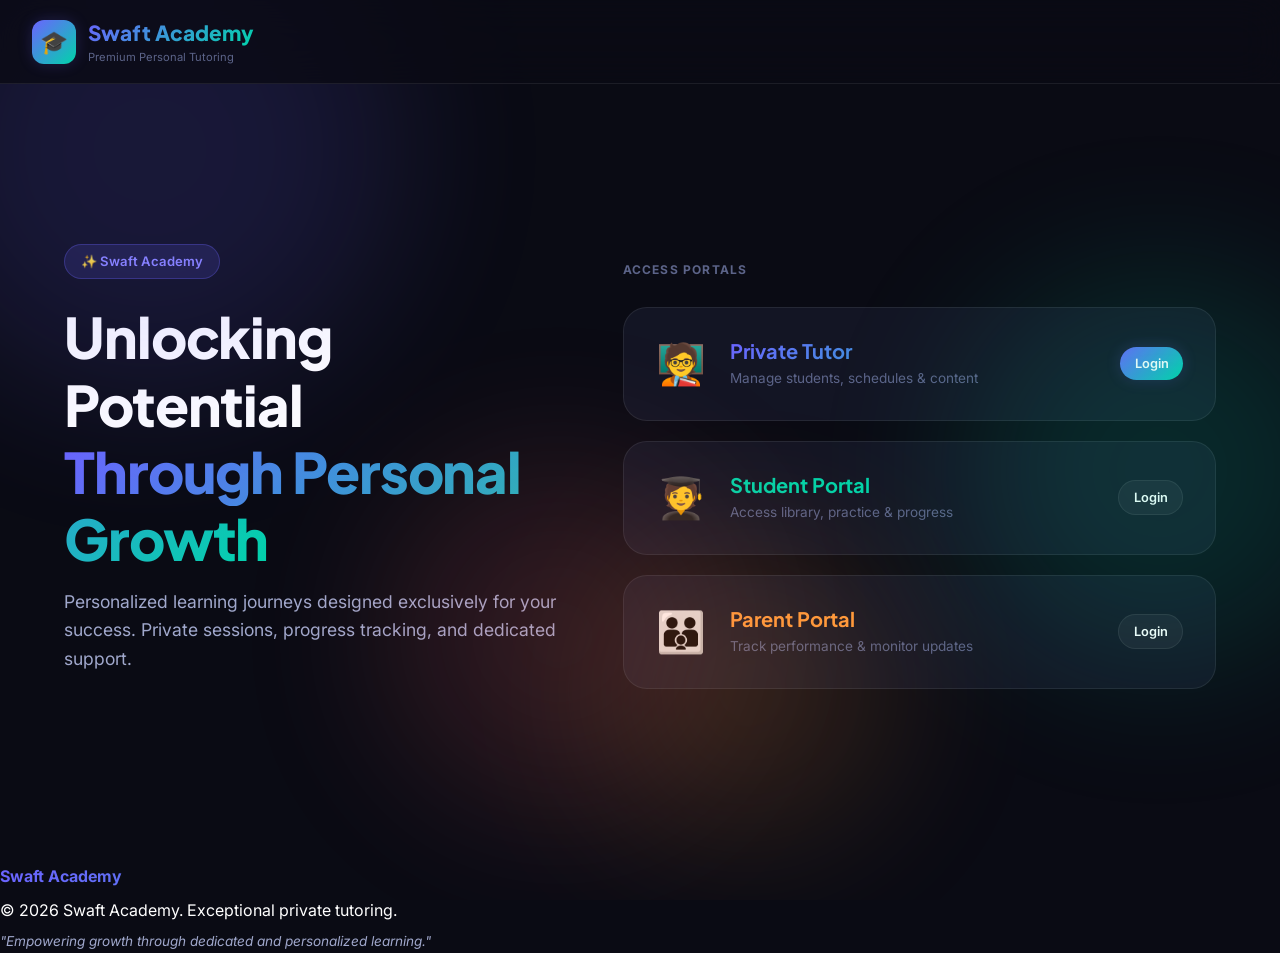
<file: scratch/tutor-platform/index.html>
<!DOCTYPE html>
<html lang="en">

<head>
  <meta charset="UTF-8">
  <meta name="viewport" content="width=device-width, initial-scale=1.0">
  <meta name="description"
    content="Swaft — Exceptional personal tutoring tailored to your learning style. Private sessions, progress tracking, and dedicated support.">
  <title>Swaft Academy — Premium Personal Tutoring</title>
  <link rel="stylesheet" href="css/main.css">
  <script src="js/data-store.js" defer></script>
  <script src="js/app.js" defer></script>
  <style>
    /* ===== LANDING PAGE SPECIFIC ===== */
    .landing-body {
      background: var(--bg-primary);
      min-height: 100vh;
      overflow-x: hidden;
    }

    /* Animated background */
    .bg-orbs {
      position: fixed;
      inset: 0;
      pointer-events: none;
      z-index: 0;
      overflow: hidden;
    }

    .orb {
      position: absolute;
      border-radius: 50%;
      filter: blur(80px);
      opacity: 0.15;
      animation: float 8s ease-in-out infinite;
    }

    .orb-1 {
      width: 500px;
      height: 500px;
      background: #6C63FF;
      top: -100px;
      left: -100px;
      animation-delay: 0s;
    }

    .orb-2 {
      width: 400px;
      height: 400px;
      background: #00D4AA;
      top: 30%;
      right: -80px;
      animation-delay: 3s;
    }

    .orb-3 {
      width: 350px;
      height: 350px;
      background: #FF6B6B;
      bottom: 10%;
      left: 30%;
      animation-delay: 5s;
    }

    .orb-4 {
      width: 300px;
      height: 300px;
      background: #FF9A3C;
      top: 60%;
      right: 30%;
      animation-delay: 2s;
    }

    /* Nav */
    .landing-nav {
      position: relative;
      z-index: 10;
      display: flex;
      align-items: center;
      justify-content: space-between;
      padding: 1rem 2rem;
      border-bottom: 1px solid var(--border-light);
      backdrop-filter: blur(20px);
      background: rgba(10, 11, 20, 0.8);
      position: sticky;
      top: 0;
    }

    .nav-logo {
      display: flex;
      align-items: center;
      gap: 0.75rem;
    }

    .nav-logo-icon {
      width: 44px;
      height: 44px;
      background: var(--grad-primary);
      border-radius: var(--radius-md);
      display: flex;
      align-items: center;
      justify-content: center;
      font-size: 1.4rem;
      box-shadow: var(--shadow-glow-sm);
    }

    .nav-logo-text {
      font-family: var(--font-heading);
      font-size: 1.3rem;
      font-weight: 900;
    }

    .nav-logo-sub {
      font-size: 0.7rem;
      color: var(--text-muted);
    }

    .nav-links {
      display: flex;
      align-items: center;
      gap: 2rem;
      font-size: 0.9rem;
      font-weight: 500;
      color: var(--text-secondary);
    }

    .nav-links a:hover {
      color: var(--text-primary);
    }

    .nav-cta {
      display: flex;
      gap: 0.75rem;
    }

    /* Enhanced Role Cards */
    .role-card {
      padding: 3rem 1.5rem;
      border-radius: var(--radius-xl);
      background: var(--bg-glass);
      border: 1px solid var(--border-light);
      transition: var(--transition);
      cursor: pointer;
      display: flex;
      flex-direction: column;
      align-items: center;
      justify-content: center;
      gap: 1.5rem;
    }

    .role-card:hover {
      transform: translateY(-8px);
      border-color: var(--primary);
      box-shadow: var(--shadow-glow);
      background: var(--bg-card-hover);
    }

    .role-icon {
      font-size: 3.5rem;
      transition: var(--transition);
    }

    .role-card:hover .role-icon {
      transform: scale(1.1);
    }

    .role-title {
      font-size: 1.4rem;
      font-weight: 800;
      margin: 0;
    }

    /* Auto-Login Section */
    #returnSection {
       display: none;
       background: rgba(108, 99, 255, 0.1);
       border: 1px solid rgba(108, 99, 255, 0.2);
       border-radius: var(--radius-lg);
       padding: 1rem 2rem;
       margin-top: 2rem;
       animation: fadeIn 0.5s ease;
    }

    @keyframes fadeIn {
      from { opacity: 0; transform: translateY(10px); }
      to { opacity: 1; transform: translateY(0); }
    }

    /* New Redesign Layout */
    .hero-wrapper {
      display: flex;
      align-items: center;
      justify-content: space-between;
      gap: 4rem;
      max-width: 1300px;
      margin: 0 auto;
      padding: 0 4rem;
      min-height: calc(100vh - 120px);
    }

    .hero-text {
      flex: 1;
      text-align: left;
    }

    .hero-text h1 {
      font-size: clamp(2rem, 4.5vw, 3.5rem);
      font-weight: 900;
      line-height: 1.2;
      margin-bottom: 1rem;
      letter-spacing: -0.02em;
    }

    .hero-text p {
      font-size: 1.1rem;
      color: var(--text-secondary);
      line-height: 1.6;
      max-width: 500px;
      margin-bottom: 2rem;
    }

    .portal-side {
      flex: 1.2;
      display: flex;
      flex-direction: column;
      gap: 1.25rem;
    }

    /* Compact Horizontal Role Cards */
    .role-tile {
      display: flex;
      align-items: center;
      gap: 1.5rem;
      padding: 1.5rem 2rem;
      background: var(--bg-glass);
      border: 1px solid var(--border-light);
      border-radius: var(--radius-xl);
      transition: var(--transition);
      cursor: pointer;
      text-align: left;
    }

    .role-tile:hover {
      transform: translateX(10px);
      border-color: var(--primary);
      background: var(--bg-card-hover);
      box-shadow: var(--shadow-glow-sm);
    }

    .role-tile .tile-icon {
      font-size: 2.5rem;
    }

    .role-tile .tile-info {
      flex: 1;
    }

    .role-tile h3 {
      font-size: 1.25rem;
      margin-bottom: 0.25rem;
    }

    .role-tile p {
      font-size: 0.85rem;
      color: var(--text-muted);
      margin: 0;
    }

    @media (max-width: 1024px) {
      .hero-wrapper {
        flex-direction: column;
        padding: 4rem 2rem;
        text-align: center;
        gap: 2rem;
      }
      .hero-text { text-align: center; }
      .hero-text p { margin: 0 auto 2rem; }
      .role-tile:hover { transform: translateY(-5px); }
    }

    @media (max-width: 768px) {
      .landing-nav {
        padding: 1rem 1.5rem;
      }

      .nav-links {
        display: none;
      }

      .hero,
      .section {
        padding: 3rem 1.5rem;
      }

      .cta-section {
        padding: 2rem 1.5rem;
      }

      .cta-card {
        padding: 2rem 1.5rem;
      }
    }
  </style>
</head>

<body class="landing-body">

  <!-- Animated Background Orbs -->
  <div class="bg-orbs">
    <div class="orb orb-1"></div>
    <div class="orb orb-2"></div>
    <div class="orb orb-3"></div>
    <div class="orb orb-4"></div>
  </div>

  <!-- Navigation -->
  <nav class="landing-nav">
    <div class="nav-logo">
      <div class="nav-logo-icon">🎓</div>
      <div>
        <div class="nav-logo-text gradient-text">Swaft Academy</div>
        <div class="nav-logo-sub">Premium Personal Tutoring</div>
      </div>
    </div>
    <div class="nav-links">
    </div>

  </nav>

  <!-- Main Redesigned Content -->
  <main class="hero-wrapper">
    <!-- Left: Hero Content -->
    <div class="hero-text">
      <div class="hero-badge animate-pulse" style="margin-bottom: 1.5rem; display: inline-flex; align-items: center; gap: 0.5rem; padding: 0.4rem 1rem; background: rgba(108, 99, 255, 0.15); border: 1px solid rgba(108, 99, 255, 0.3); border-radius: var(--radius-full); font-size: 0.82rem; font-weight: 600; color: var(--primary-light);">✨ Swaft Academy</div>
      <h1>Unlocking Potential <br><span class="gradient-text">Through Personal Growth</span></h1>
      <p>Personalized learning journeys designed exclusively for your success. Private sessions, progress tracking, and dedicated support.</p>
      

      
      <!-- Quick Return Button (Shown if logged in) -->
      <div id="returnSection" style="margin-top:0; text-align:left">
        <div style="display:flex; align-items:center; gap:1.25rem; background: rgba(108, 99, 255, 0.1); border: 1px solid rgba(108, 99, 255, 0.2); border-radius: var(--radius-lg); padding: 1.25rem;">
          <div style="flex:1">
            <div id="returnText" style="font-weight:700; font-size:1.1rem">Welcome back, अर्जुन!</div>
            <div style="font-size:0.85rem; color:var(--text-secondary)">Your dashboard is ready.</div>
          </div>
          <a id="returnBtn" href="dashboard.html" class="btn btn-primary" style="padding: 0.8rem 1.5rem">Continue →</a>
        </div>
      </div>
    </div>

    <!-- Right: Portal Selection -->
    <div class="portal-side">
      <div style="font-size: 0.75rem; font-weight: 700; color: var(--text-muted); text-transform: uppercase; letter-spacing: 0.1em; margin-bottom: 0.5rem;">Access Portals</div>
      
      <div class="role-tile" onclick="openLoginModal('tutor')">
        <div class="tile-icon">🧑‍🏫</div>
        <div class="tile-info">
          <h3 class="gradient-text">Private Tutor</h3>
          <p>Manage students, schedules & content</p>
        </div>
        <div class="btn btn-sm btn-primary">Login</div>
      </div>

      <div class="role-tile" onclick="openLoginModal('student')">
        <div class="tile-icon">🧑‍🎓</div>
        <div class="tile-info">
          <h3 style="color:var(--secondary)">Student Portal</h3>
          <p>Access library, practice & progress</p>
        </div>
        <div class="btn btn-sm btn-secondary">Login</div>
      </div>

      <div class="role-tile" onclick="openLoginModal('parent')">
        <div class="tile-icon">👪</div>
        <div class="tile-info">
          <h3 style="color:var(--accent-orange)">Parent Portal</h3>
          <p>Track performance & monitor updates</p>
        </div>
        <div class="btn btn-sm btn-secondary">Login</div>
      </div>
    </div>
  </main>

  <!-- ===== STUDENT / PARENT LOGIN MODAL ===== -->
  <div id="loginModal" style="
    display:none;position:fixed;inset:0;z-index:1000;
    background:rgba(0,0,0,0.7);backdrop-filter:blur(8px);
    align-items:center;justify-content:center;
  ">
    <div style="
      background:var(--bg-card,#12142a);border:1px solid rgba(108,99,255,0.35);
      border-radius:20px;padding:2.25rem 2.5rem;width:100%;max-width:420px;
      box-shadow:0 20px 60px rgba(0,0,0,0.5);position:relative;
      animation:modalIn .25s ease;
    ">
      <!-- Close -->
      <button onclick="closeLoginModal()" style="
        position:absolute;top:1rem;right:1rem;
        background:none;border:none;color:#A0A8CC;font-size:1.3rem;cursor:pointer;
        line-height:1;padding:0.25rem;
      ">✕</button>

      <!-- Icon + Title -->
      <div style="text-align:center;margin-bottom:1.75rem">
        <div id="loginModalIcon" style="font-size:2.75rem;margin-bottom:0.6rem">👨‍🎓</div>
        <h2 id="loginModalTitle" style="font-size:1.35rem;font-weight:800;margin:0 0 0.3rem">
          Student Login
        </h2>
        <p style="color:#A0A8CC;font-size:0.85rem;margin:0">Enter your username and PIN to continue</p>
      </div>

      <!-- Form -->
      <div style="display:flex;flex-direction:column;gap:1rem">
        <div>
          <label style="display:block;font-size:0.8rem;font-weight:600;margin-bottom:0.4rem;color:#A0A8CC;text-transform:uppercase;letter-spacing:.05em">Username</label>
          <input id="loginUsername" type="text" placeholder="Your username (e.g. arjun)" autocomplete="username"
            style="width:100%;box-sizing:border-box;padding:0.75rem 1rem;border-radius:10px;
            background:rgba(255,255,255,0.06);border:1px solid rgba(255,255,255,0.12);
            color:#fff;font-size:0.95rem;outline:none;"
            onkeydown="if(event.key==='Enter')document.getElementById('loginPin').focus()"
          >
        </div>
        <div>
          <label style="display:block;font-size:0.8rem;font-weight:600;margin-bottom:0.4rem;color:#A0A8CC;text-transform:uppercase;letter-spacing:.05em">4-Digit PIN</label>
          <input id="loginPin" type="password" placeholder="••••" maxlength="4" inputmode="numeric"
            style="width:100%;box-sizing:border-box;padding:0.75rem 1rem;border-radius:10px;
            background:rgba(255,255,255,0.06);border:1px solid rgba(255,255,255,0.12);
            color:#fff;font-size:1.2rem;letter-spacing:0.3em;outline:none;"
            onkeydown="if(event.key==='Enter')submitLogin()"
          >
        </div>
        <div id="loginError" style="display:none;background:rgba(255,107,107,0.12);border:1px solid rgba(255,107,107,0.3);border-radius:8px;padding:0.6rem 0.9rem;font-size:0.84rem;color:#ff8080"></div>
        <button onclick="submitLogin()" style="
          width:100%;padding:0.85rem;border:none;cursor:pointer;
          background:linear-gradient(135deg,#6C63FF,#8B85FF);
          color:#fff;font-weight:700;font-size:1rem;border-radius:12px;
          box-shadow:0 4px 20px rgba(108,99,255,0.35);transition:opacity .2s;
        " onmouseover="this.style.opacity='.88'" onmouseout="this.style.opacity='1'">
          Login →
        </button>
        <p style="text-align:center;font-size:0.78rem;color:#A0A8CC;margin:0">
          First time? Ask your tutor for your username &amp; PIN.
        </p>
      </div>
    </div>
  </div>



  <!-- Footer -->
  <footer class="landing-footer">
    <div style="font-weight:700;font-size:1rem;margin-bottom:0.5rem" class="gradient-text">Swaft Academy</div>
    <div>© 2026 Swaft Academy. Exceptional private tutoring.</div>
    <div style="margin-top:0.5rem;font-size:0.85rem;font-style:italic;color:var(--text-secondary);">"Empowering growth through dedicated and personalized learning."</div>
  </footer>

  <script>
    // ======= SESSION AUTO-DETECTION =======
    document.addEventListener('DOMContentLoaded', () => {
      const lastSession = localStorage.getItem('swaft_last_session');
      if (lastSession) {
        try {
          const session = JSON.parse(lastSession);
          // Show the return section
          const section = document.getElementById('returnSection');
          const text = document.getElementById('returnText');
          const btn = document.getElementById('returnBtn');
          
          if (section && session.name) {
            section.style.display = 'block';
            text.textContent = `Welcome back, ${session.name}!`;
            btn.href = `dashboard.html?role=${session.role}${session.studentId ? '&studentId='+session.studentId : ''}`;
          }
        } catch(e) {}
      }
    });

    let _loginRole = 'student';

    function openLoginModal(role) {
      _loginRole = role;
      const modal = document.getElementById('loginModal');
      const icon  = document.getElementById('loginModalIcon');
      const title = document.getElementById('loginModalTitle');
      if (role === 'parent') {
        icon.textContent  = '👨‍👩‍👦';
        title.textContent = 'Parent Login';
      } else if (role === 'tutor') {
        icon.textContent  = '🧑‍🏫';
        title.textContent = 'Tutor Login';
      } else {
        icon.textContent  = '👨‍🎓';
        title.textContent = 'Student Login';
      }
      document.getElementById('loginUsername').value = '';
      document.getElementById('loginPin').value      = '';
      document.getElementById('loginError').style.display = 'none';
      modal.style.display = 'flex';
      setTimeout(() => document.getElementById('loginUsername').focus(), 80);
    }

    function closeLoginModal() {
      document.getElementById('loginModal').style.display = 'none';
    }

    function submitLogin() {
      const username = document.getElementById('loginUsername').value.trim();
      const pin      = document.getElementById('loginPin').value.trim();
      const errEl    = document.getElementById('loginError');

      if (!username || !pin) {
        errEl.textContent    = 'Please enter both username and PIN.';
        errEl.style.display  = 'block';
        return;
      }

      const student = Store_validateLogin(username, pin);
      if (!student) {
        errEl.textContent   = '❌ Incorrect username or PIN.';
        errEl.style.display = 'block';
        document.getElementById('loginPin').value = '';
        return;
      }

      const sessionData = {
        role: student.role === 'tutor' ? 'tutor' : _loginRole,
        studentId: student.id || null,
        name: student.name
      };
      localStorage.setItem('swaft_last_session', JSON.stringify(sessionData));

      if (student.role === 'tutor') {
        window.location.href = `dashboard.html?role=tutor`;
      } else {
        window.location.href = `dashboard.html?role=${_loginRole}&studentId=${student.id}`;
      }
    }

    document.addEventListener('keydown', e => {
      if (e.key === 'Escape') closeLoginModal();
    });
  </script>
</body>

</html>
</file>
<file: scratch/tutor-platform/css/main.css>
/* ========================================
   Swaft - Global Design System
   ======================================== */

@import url('https://fonts.googleapis.com/css2?family=Inter:wght@300;400;500;600;700;800;900&family=Plus+Jakarta+Sans:wght@400;500;600;700;800&display=swap');

:root {
  /* Core Palette */
  --primary: #6C63FF;
  --primary-light: #8B85FF;
  --primary-dark: #4C45D4;
  --secondary: #00D4AA;
  --secondary-light: #00FFD0;
  --accent: #FF6B6B;
  --accent-orange: #FF9A3C;
  --accent-yellow: #FFD93D;

  /* Dark Theme */
  --bg-primary: #0A0B14;
  --bg-secondary: #10121F;
  --bg-card: #161828;
  --bg-card-hover: #1E2138;
  --bg-glass: rgba(22, 24, 40, 0.8);
  --bg-glass-light: rgba(255,255,255,0.05);

  /* Text */
  --text-primary: #FFFFFF;
  --text-secondary: #A0A8CC;
  --text-muted: #5C6489;
  --text-accent: #6C63FF;

  /* Borders */
  --border: rgba(108, 99, 255, 0.2);
  --border-light: rgba(255,255,255,0.08);
  --border-hover: rgba(108, 99, 255, 0.5);

  /* Gradients */
  --grad-primary: linear-gradient(135deg, #6C63FF 0%, #00D4AA 100%);
  --grad-secondary: linear-gradient(135deg, #FF6B6B 0%, #FF9A3C 100%);
  --grad-card: linear-gradient(135deg, rgba(108,99,255,0.15) 0%, rgba(0,212,170,0.05) 100%);
  --grad-dark: linear-gradient(180deg, #0A0B14 0%, #10121F 100%);
  --grad-glow: radial-gradient(ellipse at center, rgba(108,99,255,0.3) 0%, transparent 70%);

  /* Shadows */
  --shadow-sm: 0 2px 8px rgba(0,0,0,0.3);
  --shadow-md: 0 8px 24px rgba(0,0,0,0.4);
  --shadow-lg: 0 16px 48px rgba(0,0,0,0.5);
  --shadow-glow: 0 0 30px rgba(108, 99, 255, 0.3);
  --shadow-glow-sm: 0 0 15px rgba(108, 99, 255, 0.2);

  /* Spacing */
  --radius-sm: 8px;
  --radius-md: 12px;
  --radius-lg: 16px;
  --radius-xl: 24px;
  --radius-full: 9999px;

  /* Font */
  --font-main: 'Inter', sans-serif;
  --font-heading: 'Plus Jakarta Sans', sans-serif;

  /* Transitions */
  --transition: all 0.25s cubic-bezier(0.4, 0, 0.2, 1);
  --transition-fast: all 0.15s ease;
  --transition-slow: all 0.4s ease;

  /* Sidebar */
  --sidebar-width: 260px;
}

/* ======= RESET ======= */
*, *::before, *::after {
  box-sizing: border-box;
  margin: 0;
  padding: 0;
}

html {
  font-size: 16px;
  scroll-behavior: smooth;
}

body {
  font-family: var(--font-main);
  background: var(--bg-primary);
  color: var(--text-primary);
  line-height: 1.6;
  min-height: 100vh;
  overflow-x: hidden;
}

a { text-decoration: none; color: inherit; }
ul { list-style: none; }
img { max-width: 100%; }
button { cursor: pointer; border: none; background: none; font-family: inherit; }
input, textarea, select { font-family: inherit; }

/* ======= SCROLLBAR ======= */
::-webkit-scrollbar { width: 6px; height: 6px; }
::-webkit-scrollbar-track { background: var(--bg-secondary); }
::-webkit-scrollbar-thumb { background: var(--primary); border-radius: 3px; }
::-webkit-scrollbar-thumb:hover { background: var(--primary-light); }

/* ======= TYPOGRAPHY ======= */
h1, h2, h3, h4, h5, h6 {
  font-family: var(--font-heading);
  font-weight: 700;
  line-height: 1.3;
  color: var(--text-primary);
}

/* ======= UTILITIES ======= */
.gradient-text {
  background: var(--grad-primary);
  -webkit-background-clip: text;
  -webkit-text-fill-color: transparent;
  background-clip: text;
}

.gradient-text-orange {
  background: var(--grad-secondary);
  -webkit-background-clip: text;
  -webkit-text-fill-color: transparent;
  background-clip: text;
}

.glass-card {
  background: var(--bg-glass);
  backdrop-filter: blur(20px);
  -webkit-backdrop-filter: blur(20px);
  border: 1px solid var(--border-light);
  border-radius: var(--radius-lg);
}

.hidden { display: none !important; }
.flex { display: flex; }
.items-center { align-items: center; }
.justify-between { justify-content: space-between; }
.gap-1 { gap: 0.5rem; }
.gap-2 { gap: 1rem; }
.gap-3 { gap: 1.5rem; }
.text-muted { color: var(--text-secondary); }
.text-small { font-size: 0.85rem; }
.text-xs { font-size: 0.75rem; }
.fw-600 { font-weight: 600; }
.fw-700 { font-weight: 700; }
.mt-1 { margin-top: 0.5rem; }
.mt-2 { margin-top: 1rem; }
.mb-1 { margin-bottom: 0.5rem; }
.mb-2 { margin-bottom: 1rem; }
.w-100 { width: 100%; }

/* ======= BUTTONS ======= */
.btn {
  display: inline-flex;
  align-items: center;
  gap: 0.5rem;
  padding: 0.65rem 1.4rem;
  border-radius: var(--radius-full);
  font-size: 0.9rem;
  font-weight: 600;
  transition: var(--transition);
  white-space: nowrap;
}

.btn-primary {
  background: var(--grad-primary);
  color: white;
  box-shadow: var(--shadow-glow-sm);
}
.btn-primary:hover {
  transform: translateY(-2px);
  box-shadow: var(--shadow-glow);
}

.btn-secondary {
  background: var(--bg-glass-light);
  color: var(--text-primary);
  border: 1px solid var(--border-light);
}
.btn-secondary:hover {
  background: rgba(255,255,255,0.1);
  border-color: var(--border-hover);
}

.btn-outline {
  background: transparent;
  color: var(--primary);
  border: 1px solid var(--primary);
}
.btn-outline:hover {
  background: var(--primary);
  color: white;
}

.btn-danger {
  background: linear-gradient(135deg, #FF6B6B, #FF4040);
  color: white;
}
.btn-danger:hover { transform: translateY(-2px); }

.btn-sm {
  padding: 0.4rem 0.9rem;
  font-size: 0.8rem;
}

.btn-icon {
  width: 36px;
  height: 36px;
  padding: 0;
  display: inline-flex;
  align-items: center;
  justify-content: center;
  border-radius: var(--radius-md);
}

/* ======= BADGE ======= */
.badge {
  display: inline-flex;
  align-items: center;
  padding: 0.25rem 0.65rem;
  border-radius: var(--radius-full);
  font-size: 0.75rem;
  font-weight: 600;
}

.badge-primary { background: rgba(108,99,255,0.2); color: var(--primary-light); }
.badge-success { background: rgba(0,212,170,0.15); color: var(--secondary); }
.badge-warning { background: rgba(255,217,61,0.15); color: var(--accent-yellow); }
.badge-danger  { background: rgba(255,107,107,0.15); color: var(--accent); }
.badge-orange  { background: rgba(255,154,60,0.15); color: var(--accent-orange); }

/* ======= AVATAR ======= */
.avatar {
  width: 40px; height: 40px;
  border-radius: var(--radius-full);
  background: var(--grad-primary);
  display: flex; align-items: center; justify-content: center;
  font-weight: 700; font-size: 0.9rem; color: white;
  flex-shrink: 0;
}
.avatar-sm { width: 32px; height: 32px; font-size: 0.75rem; }
.avatar-lg { width: 56px; height: 56px; font-size: 1.1rem; }
.avatar-xl { width: 80px; height: 80px; font-size: 1.4rem; }

/* ======= STAT CARD ======= */
.stat-card {
  background: var(--bg-card);
  border: 1px solid var(--border-light);
  border-radius: var(--radius-lg);
  padding: 1.25rem;
  transition: var(--transition);
  position: relative;
  overflow: hidden;
}
.stat-card::before {
  content: '';
  position: absolute;
  top: -30px; right: -30px;
  width: 80px; height: 80px;
  border-radius: 50%;
  opacity: 0.08;
}
.stat-card:hover {
  border-color: var(--border-hover);
  transform: translateY(-2px);
  box-shadow: var(--shadow-md);
}
.stat-card .stat-icon {
  width: 44px; height: 44px;
  border-radius: var(--radius-md);
  display: flex; align-items: center; justify-content: center;
  font-size: 1.2rem;
  margin-bottom: 0.75rem;
}
.stat-card .stat-value {
  font-size: 1.8rem;
  font-weight: 800;
  font-family: var(--font-heading);
  line-height: 1;
  margin-bottom: 0.3rem;
}
.stat-card .stat-label {
  font-size: 0.8rem;
  color: var(--text-secondary);
  font-weight: 500;
}
.stat-card .stat-change {
  font-size: 0.75rem;
  font-weight: 600;
  margin-top: 0.5rem;
}

/* ======= FORM ELEMENTS ======= */
.form-group { margin-bottom: 1rem; }
.form-label {
  display: block;
  font-size: 0.85rem;
  font-weight: 600;
  color: var(--text-secondary);
  margin-bottom: 0.4rem;
}

.form-control {
  width: 100%;
  padding: 0.7rem 1rem;
  background: var(--bg-secondary);
  border: 1px solid var(--border-light);
  border-radius: var(--radius-md);
  color: var(--text-primary);
  font-size: 0.9rem;
  transition: var(--transition);
  outline: none;
}
.form-control:focus {
  border-color: var(--primary);
  box-shadow: 0 0 0 3px rgba(108,99,255,0.15);
}
.form-control::placeholder { color: var(--text-muted); }

select.form-control {
  appearance: none;
  background-image: url("data:image/svg+xml,%3Csvg xmlns='http://www.w3.org/2000/svg' width='12' height='12' viewBox='0 0 12 12'%3E%3Cpath fill='%235C6489' d='M6 8L1 3h10z'/%3E%3C/svg%3E");
  background-repeat: no-repeat;
  background-position: right 0.75rem center;
  padding-right: 2rem;
}

/* ======= TABLE ======= */
.table-wrapper {
  background: var(--bg-card);
  border: 1px solid var(--border-light);
  border-radius: var(--radius-lg);
  overflow: hidden;
}

.data-table {
  width: 100%;
  border-collapse: collapse;
}
.data-table th {
  padding: 0.85rem 1.25rem;
  background: rgba(108,99,255,0.08);
  font-size: 0.8rem;
  font-weight: 600;
  color: var(--text-secondary);
  text-transform: uppercase;
  letter-spacing: 0.05em;
  text-align: left;
  border-bottom: 1px solid var(--border-light);
}
.data-table td {
  padding: 0.85rem 1.25rem;
  font-size: 0.9rem;
  border-bottom: 1px solid rgba(255,255,255,0.04);
  vertical-align: middle;
}
.data-table tr:last-child td { border-bottom: none; }
.data-table tr:hover td { background: var(--bg-glass-light); }

/* ======= PROGRESS BAR ======= */
.progress-bar {
  height: 6px;
  background: rgba(255,255,255,0.08);
  border-radius: var(--radius-full);
  overflow: hidden;
}
.progress-fill {
  height: 100%;
  border-radius: var(--radius-full);
  background: var(--grad-primary);
  transition: width 1s ease;
}

/* ======= TABS ======= */
.tabs {
  display: flex;
  gap: 0.25rem;
  background: var(--bg-secondary);
  padding: 0.3rem;
  border-radius: var(--radius-lg);
  border: 1px solid var(--border-light);
}
.tab-btn {
  flex: 1;
  padding: 0.55rem 1rem;
  border-radius: var(--radius-md);
  font-size: 0.85rem;
  font-weight: 600;
  color: var(--text-secondary);
  transition: var(--transition);
  text-align: center;
}
.tab-btn.active {
  background: var(--grad-primary);
  color: white;
  box-shadow: var(--shadow-glow-sm);
}
.tab-btn:hover:not(.active) {
  color: var(--text-primary);
  background: var(--bg-glass-light);
}

.tab-content { display: none; }
.tab-content.active { display: block; }

/* ======= MODAL ======= */
.modal-overlay {
  position: fixed;
  inset: 0;
  background: rgba(0,0,0,0.7);
  backdrop-filter: blur(8px);
  display: flex;
  align-items: center;
  justify-content: center;
  z-index: 1000;
  padding: 1rem;
  opacity: 0;
  pointer-events: none;
  transition: var(--transition);
}
.modal-overlay.active {
  opacity: 1;
  pointer-events: all;
}
.modal {
  background: var(--bg-card);
  border: 1px solid var(--border);
  border-radius: var(--radius-xl);
  padding: 2rem;
  width: 100%;
  max-width: 540px;
  max-height: 90vh;
  overflow-y: auto;
  transform: scale(0.95) translateY(20px);
  transition: var(--transition);
}
.modal-overlay.active .modal {
  transform: scale(1) translateY(0);
}
.modal-header {
  display: flex;
  align-items: center;
  justify-content: space-between;
  margin-bottom: 1.5rem;
}
.modal-title {
  font-size: 1.2rem;
  font-weight: 700;
}
.modal-close {
  width: 32px; height: 32px;
  border-radius: var(--radius-sm);
  background: var(--bg-glass-light);
  display: flex; align-items: center; justify-content: center;
  font-size: 1.1rem;
  color: var(--text-secondary);
  transition: var(--transition);
}
.modal-close:hover { background: rgba(255,107,107,0.2); color: var(--accent); }

/* ======= NOTIFICATION TOAST ======= */
.toast-container {
  position: fixed;
  bottom: 1.5rem;
  right: 1.5rem;
  z-index: 9999;
  display: flex;
  flex-direction: column;
  gap: 0.5rem;
}
.toast {
  background: var(--bg-card);
  border: 1px solid var(--border);
  border-radius: var(--radius-md);
  padding: 1rem 1.25rem;
  min-width: 280px;
  display: flex;
  align-items: center;
  gap: 0.75rem;
  box-shadow: var(--shadow-lg);
  animation: slideInRight 0.3s ease, fadeOut 0.3s ease 2.7s forwards;
}
.toast-icon { font-size: 1.2rem; }
.toast-success { border-left: 3px solid var(--secondary); }
.toast-warning { border-left: 3px solid var(--accent-yellow); }
.toast-error   { border-left: 3px solid var(--accent); }

@keyframes slideInRight {
  from { transform: translateX(100%); opacity: 0; }
  to   { transform: translateX(0); opacity: 1; }
}
@keyframes fadeOut {
  to { opacity: 0; transform: translateX(100%); }
}

/* ======= CARD STYLES ======= */
.card {
  background: var(--bg-card);
  border: 1px solid var(--border-light);
  border-radius: var(--radius-lg);
  padding: 1.5rem;
}

.interactive-card {
  transition: all 0.3s cubic-bezier(0.25, 0.8, 0.25, 1);
  transform-style: preserve-3d;
}
.interactive-card:hover {
  transform: translateY(-5px) scale(1.02);
  box-shadow: 0 15px 35px rgba(0, 0, 0, 0.4), 0 0 20px rgba(108, 99, 255, 0.2);
  border-color: rgba(108, 99, 255, 0.4);
}

@keyframes pulseGlow {
  0% { box-shadow: 0 0 0 0 rgba(108, 99, 255, 0.4); }
  70% { box-shadow: 0 0 0 10px rgba(108, 99, 255, 0); }
  100% { box-shadow: 0 0 0 0 rgba(108, 99, 255, 0); }
}
.animate-pulse { animation: pulseGlow 2s infinite; }

.card-header {
  display: flex;
  align-items: center;
  justify-content: space-between;
  margin-bottom: 1.25rem;
}
.card-title {
  font-size: 1rem;
  font-weight: 700;
  display: flex;
  align-items: center;
  gap: 0.5rem;
}

/* ======= SIDEBAR LAYOUT ======= */
.app-layout {
  display: flex;
  min-height: 100vh;
}

.sidebar {
  width: var(--sidebar-width);
  background: var(--bg-secondary);
  border-right: 1px solid var(--border-light);
  display: flex;
  flex-direction: column;
  position: fixed;
  top: 0; left: 0; bottom: 0;
  z-index: 100;
  transition: var(--transition);
  overflow-y: auto;
  overflow-x: hidden;
}

.sidebar-logo {
  padding: 1.5rem;
  border-bottom: 1px solid var(--border-light);
  display: flex;
  align-items: center;
  gap: 0.75rem;
}
.sidebar-logo .logo-icon {
  width: 40px; height: 40px;
  background: var(--grad-primary);
  border-radius: var(--radius-md);
  display: flex; align-items: center; justify-content: center;
  font-size: 1.2rem;
  box-shadow: var(--shadow-glow-sm);
}
.sidebar-logo .logo-text {
  font-family: var(--font-heading);
  font-size: 1.1rem;
  font-weight: 800;
}
.sidebar-logo .logo-sub {
  font-size: 0.7rem;
  color: var(--text-muted);
  font-weight: 500;
}

.sidebar-user {
  padding: 1rem 1.25rem;
  border-bottom: 1px solid var(--border-light);
  display: flex;
  align-items: center;
  gap: 0.75rem;
}
.sidebar-user .user-info { flex: 1; min-width: 0; }
.sidebar-user .user-name {
  font-size: 0.9rem;
  font-weight: 600;
  white-space: nowrap;
  overflow: hidden;
  text-overflow: ellipsis;
}
.sidebar-user .user-role {
  font-size: 0.75rem;
  color: var(--primary-light);
  font-weight: 500;
}

.sidebar-nav {
  padding: 0.75rem;
  flex: 1;
}
.nav-section-label {
  font-size: 0.7rem;
  font-weight: 700;
  color: var(--text-muted);
  text-transform: uppercase;
  letter-spacing: 0.1em;
  padding: 0.75rem 0.5rem 0.4rem;
}
.nav-item {
  display: flex;
  align-items: center;
  gap: 0.75rem;
  padding: 0.65rem 0.75rem;
  border-radius: var(--radius-md);
  font-size: 0.9rem;
  font-weight: 500;
  color: var(--text-secondary);
  transition: var(--transition);
  cursor: pointer;
  margin-bottom: 0.15rem;
  position: relative;
}
.nav-item:hover {
  background: var(--bg-glass-light);
  color: var(--text-primary);
}
.nav-item.active {
  background: rgba(108,99,255,0.15);
  color: var(--primary-light);
}
.nav-item.active::before {
  content: '';
  position: absolute;
  left: 0; top: 20%; bottom: 20%;
  width: 3px;
  background: var(--primary);
  border-radius: 0 3px 3px 0;
}
.nav-item .nav-icon { font-size: 1.1rem; width: 20px; text-align: center; flex-shrink: 0; }
.nav-item .nav-badge {
  margin-left: auto;
  background: var(--accent);
  color: white;
  font-size: 0.65rem;
  font-weight: 700;
  padding: 0.15rem 0.45rem;
  border-radius: var(--radius-full);
}

.sidebar-footer {
  padding: 1rem;
  border-top: 1px solid var(--border-light);
}

/* ======= MAIN CONTENT ======= */
.main-content {
  flex: 1;
  margin-left: var(--sidebar-width);
  min-height: 100vh;
  display: flex;
  flex-direction: column;
}

.topbar {
  background: var(--bg-glass);
  backdrop-filter: blur(20px);
  border-bottom: 1px solid var(--border-light);
  padding: 1rem 2rem;
  display: flex;
  align-items: center;
  justify-content: space-between;
  position: sticky;
  top: 0;
  z-index: 50;
}
.topbar-title {
  font-size: 1.25rem;
  font-weight: 700;
}
.topbar-actions {
  display: flex;
  align-items: center;
  gap: 0.75rem;
}
.topbar-search {
  display: flex;
  align-items: center;
  gap: 0.5rem;
  background: var(--bg-secondary);
  border: 1px solid var(--border-light);
  border-radius: var(--radius-full);
  padding: 0.5rem 1rem;
  font-size: 0.85rem;
  color: var(--text-muted);
  width: 220px;
  cursor: pointer;
}
.notif-btn {
  width: 38px; height: 38px;
  border-radius: var(--radius-md);
  background: var(--bg-secondary);
  border: 1px solid var(--border-light);
  display: flex; align-items: center; justify-content: center;
  font-size: 1.1rem;
  position: relative;
  transition: var(--transition);
}
.notif-btn:hover { border-color: var(--border-hover); }
.notif-dot {
  position: absolute;
  top: 6px; right: 6px;
  width: 8px; height: 8px;
  background: var(--accent);
  border-radius: 50%;
  border: 2px solid var(--bg-secondary);
}

.page-content {
  padding: 2rem;
  flex: 1;
}

/* ======= GRID LAYOUTS ======= */
.grid-2 { display: grid; grid-template-columns: 1fr 1fr; gap: 1.25rem; }
.grid-3 { display: grid; grid-template-columns: repeat(3, 1fr); gap: 1.25rem; }
.grid-4 { display: grid; grid-template-columns: repeat(4, 1fr); gap: 1.25rem; }
.grid-2-3 { display: grid; grid-template-columns: 2fr 1fr; gap: 1.25rem; }
.grid-3-2 { display: grid; grid-template-columns: 3fr 2fr; gap: 1.25rem; }

/* ======= CHART CONTAINERS ======= */
.chart-wrapper {
  position: relative;
  height: 220px;
}
.chart-wrapper canvas { width: 100% !important; }

/* ======= ATTENDANCE GRID ======= */
.attendance-grid {
  display: grid;
  grid-template-columns: repeat(auto-fill, minmax(32px, 1fr));
  gap: 4px;
}
.att-day {
  width: 32px; height: 32px;
  border-radius: var(--radius-sm);
  display: flex; align-items: center; justify-content: center;
  font-size: 0.65rem; font-weight: 600;
  transition: var(--transition);
  cursor: pointer;
}
.att-day:hover { transform: scale(1.1); }
.att-present { background: rgba(0,212,170,0.2); color: var(--secondary); border: 1px solid rgba(0,212,170,0.3); }
.att-absent  { background: rgba(255,107,107,0.15); color: var(--accent); border: 1px solid rgba(255,107,107,0.2); }
.att-holiday { background: rgba(255,217,61,0.1); color: var(--accent-yellow); border: 1px solid rgba(255,217,61,0.2); }
.att-today   { background: rgba(108,99,255,0.2); color: var(--primary-light); border: 1px solid var(--primary); }

/* ======= VIDEO CARD ======= */
.video-card {
  background: var(--bg-card);
  border: 1px solid var(--border-light);
  border-radius: var(--radius-lg);
  overflow: hidden;
  transition: var(--transition);
  cursor: pointer;
}
.video-card:hover {
  border-color: var(--border-hover);
  transform: translateY(-3px);
  box-shadow: var(--shadow-md);
}
.video-thumb {
  position: relative;
  background: var(--bg-secondary);
  height: 160px;
  display: flex; align-items: center; justify-content: center;
  overflow: hidden;
}
.video-thumb .play-btn {
  width: 52px; height: 52px;
  background: rgba(108,99,255,0.9);
  border-radius: 50%;
  display: flex; align-items: center; justify-content: center;
  font-size: 1.3rem;
  transition: var(--transition);
  box-shadow: 0 0 20px rgba(108,99,255,0.5);
}
.video-card:hover .play-btn {
  transform: scale(1.1);
  background: var(--primary);
}
.video-duration {
  position: absolute;
  bottom: 0.5rem; right: 0.5rem;
  background: rgba(0,0,0,0.8);
  color: white;
  font-size: 0.7rem;
  font-weight: 600;
  padding: 0.2rem 0.5rem;
  border-radius: var(--radius-sm);
}
.video-completed-badge {
  position: absolute;
  top: 0.5rem; left: 0.5rem;
  background: var(--secondary);
  color: white;
  font-size: 0.7rem;
  font-weight: 700;
  padding: 0.2rem 0.5rem;
  border-radius: var(--radius-sm);
}
.video-info {
  padding: 0.9rem;
}
.video-title {
  font-size: 0.88rem;
  font-weight: 600;
  margin-bottom: 0.4rem;
  display: -webkit-box;
  -webkit-line-clamp: 2;
  line-clamp: 2;
  -webkit-box-orient: vertical;
  overflow: hidden;
}
.video-meta {
  font-size: 0.75rem;
  color: var(--text-secondary);
  display: flex;
  align-items: center;
  gap: 0.5rem;
}
.video-progress-bar {
  height: 3px;
  background: rgba(255,255,255,0.08);
  border-radius: 2px;
  margin-top: 0.6rem;
  overflow: hidden;
}
.video-progress-fill {
  height: 100%;
  background: var(--primary);
  border-radius: 2px;
}

/* ======= LEADERBOARD ======= */
.leaderboard-item {
  display: flex;
  align-items: center;
  gap: 0.85rem;
  padding: 0.85rem 1rem;
  border-radius: var(--radius-md);
  margin-bottom: 0.5rem;
  transition: var(--transition);
  background: var(--bg-secondary);
  border: 1px solid var(--border-light);
}
.leaderboard-item:hover { background: var(--bg-card-hover); }
.rank-badge {
  width: 28px; height: 28px;
  border-radius: 50%;
  display: flex; align-items: center; justify-content: center;
  font-size: 0.8rem; font-weight: 800;
  flex-shrink: 0;
}
.rank-1 { background: linear-gradient(135deg, #FFD700, #FFA500); color: #000; }
.rank-2 { background: linear-gradient(135deg, #C0C0C0, #909090); color: #000; }
.rank-3 { background: linear-gradient(135deg, #CD7F32, #8B4513); color: #fff; }
.rank-other { background: rgba(108,99,255,0.2); color: var(--primary-light); }

/* ======= FLASHCARD ======= */
.flashcard-container {
  perspective: 1000px;
}
.flashcard {
  width: 100%;
  height: 220px;
  position: relative;
  transform-style: preserve-3d;
  transition: transform 0.6s cubic-bezier(0.4, 0, 0.2, 1);
  cursor: pointer;
}
.flashcard.flipped { transform: rotateY(180deg); }
.flashcard-front, .flashcard-back {
  position: absolute;
  inset: 0;
  backface-visibility: hidden;
  border-radius: var(--radius-lg);
  display: flex; flex-direction: column;
  align-items: center; justify-content: center;
  padding: 1.5rem;
  text-align: center;
}
.flashcard-front {
  background: linear-gradient(135deg, rgba(108,99,255,0.2), rgba(0,212,170,0.1));
  border: 1px solid var(--border);
}
.flashcard-back {
  background: linear-gradient(135deg, rgba(0,212,170,0.2), rgba(108,99,255,0.1));
  border: 1px solid rgba(0,212,170,0.3);
  transform: rotateY(180deg);
}
.flashcard-label {
  font-size: 0.7rem;
  font-weight: 700;
  text-transform: uppercase;
  letter-spacing: 0.1em;
  margin-bottom: 0.5rem;
  opacity: 0.6;
}
.flashcard-text {
  font-size: 1rem;
  font-weight: 600;
  line-height: 1.4;
}

/* ======= CALENDAR ======= */
.calendar-grid {
  display: grid;
  grid-template-columns: repeat(7, 1fr);
  gap: 4px;
}
.cal-header-day {
  font-size: 0.7rem;
  font-weight: 700;
  color: var(--text-muted);
  text-align: center;
  padding: 0.4rem;
  text-transform: uppercase;
}
.cal-day {
  aspect-ratio: 1;
  border-radius: var(--radius-sm);
  display: flex; align-items: center; justify-content: center;
  font-size: 0.8rem;
  font-weight: 500;
  cursor: pointer;
  transition: var(--transition);
  position: relative;
}
.cal-day:hover { background: var(--bg-glass-light); }
.cal-day.has-class::after {
  content: '';
  position: absolute;
  bottom: 3px;
  width: 4px; height: 4px;
  border-radius: 50%;
  background: var(--primary);
}
.cal-day.today {
  background: var(--primary);
  color: white;
  font-weight: 700;
}
.cal-day.other-month { opacity: 0.3; }

/* ======= STREAK ======= */
.streak-display {
  display: flex;
  align-items: center;
  gap: 0.5rem;
  font-size: 1.5rem;
  font-weight: 800;
}
.flame-icon { animation: flame 1.5s ease infinite; }
@keyframes flame {
  0%, 100% { transform: scale(1) rotate(-2deg); }
  50% { transform: scale(1.1) rotate(2deg); }
}

/* ======= QUESTION CARD ======= */
.question-card {
  background: var(--bg-secondary);
  border: 1px solid var(--border-light);
  border-radius: var(--radius-lg);
  padding: 1.5rem;
  margin-bottom: 1rem;
}
.question-text {
  font-size: 1rem;
  font-weight: 600;
  margin-bottom: 1rem;
  line-height: 1.5;
}
.mcq-options {
  display: flex;
  flex-direction: column;
  gap: 0.5rem;
}
.mcq-option {
  display: flex;
  align-items: center;
  gap: 0.75rem;
  padding: 0.65rem 1rem;
  border-radius: var(--radius-md);
  border: 1px solid var(--border-light);
  cursor: pointer;
  transition: var(--transition);
  background: var(--bg-card);
}
.mcq-option:hover { border-color: var(--primary); background: rgba(108,99,255,0.1); }
.mcq-option.selected { border-color: var(--primary); background: rgba(108,99,255,0.15); }
.mcq-option.correct  { border-color: var(--secondary); background: rgba(0,212,170,0.1); }
.mcq-option.wrong    { border-color: var(--accent); background: rgba(255,107,107,0.1); }
.option-letter {
  width: 28px; height: 28px;
  border-radius: 50%;
  background: rgba(108,99,255,0.2);
  color: var(--primary-light);
  font-size: 0.75rem;
  font-weight: 700;
  display: flex; align-items: center; justify-content: center;
  flex-shrink: 0;
}

/* ======= NOTIFICATION PANEL ======= */
.notif-item {
  display: flex;
  align-items: flex-start;
  gap: 0.75rem;
  padding: 0.85rem;
  border-radius: var(--radius-md);
  transition: var(--transition);
}
.notif-item:hover { background: var(--bg-glass-light); }
.notif-item.unread { background: rgba(108,99,255,0.08); }
.notif-icon-wrap {
  width: 36px; height: 36px;
  border-radius: var(--radius-md);
  display: flex; align-items: center; justify-content: center;
  flex-shrink: 0;
}
.notif-text { font-size: 0.85rem; line-height: 1.4; }
.notif-time { font-size: 0.72rem; color: var(--text-muted); margin-top: 0.2rem; }

/* ======= PAGE HEADER ======= */
.page-header {
  margin-bottom: 2rem;
}
.page-header h1 {
  font-size: 1.8rem;
  font-weight: 800;
  margin-bottom: 0.3rem;
}
.page-header p {
  color: var(--text-secondary);
  font-size: 0.9rem;
}

/* ======= ANIMATIONS ======= */
@keyframes fadeIn {
  from { opacity: 0; transform: translateY(10px); }
  to   { opacity: 1; transform: translateY(0); }
}
@keyframes pulse {
  0%, 100% { opacity: 1; }
  50% { opacity: 0.6; }
}
@keyframes spin {
  to { transform: rotate(360deg); }
}
@keyframes float {
  0%, 100% { transform: translateY(0); }
  50% { transform: translateY(-8px); }
}

.fade-in { animation: fadeIn 0.4s ease; }
.pulse   { animation: pulse 2s infinite; }
.float   { animation: float 3s ease infinite; }

/* ======= ROLE SELECTOR (Landing) ======= */
.role-card {
  background: var(--bg-card);
  border: 2px solid var(--border-light);
  border-radius: var(--radius-xl);
  padding: 2.5rem 2rem;
  text-align: center;
  cursor: pointer;
  transition: var(--transition);
  position: relative;
  overflow: hidden;
}
.role-card::before {
  content: '';
  position: absolute;
  inset: 0;
  opacity: 0;
  transition: var(--transition);
}
.role-card:hover {
  transform: translateY(-6px);
  box-shadow: var(--shadow-lg);
}
.role-card:hover::before { opacity: 1; }
.role-card.tutor::before { background: linear-gradient(135deg, rgba(108,99,255,0.15), rgba(108,99,255,0.05)); }
.role-card.student::before { background: linear-gradient(135deg, rgba(0,212,170,0.15), rgba(0,212,170,0.05)); }
.role-card.parent::before { background: linear-gradient(135deg, rgba(255,154,60,0.15), rgba(255,154,60,0.05)); }
.role-card:hover { border-color: var(--border-hover); }
.role-card.tutor:hover   { border-color: var(--primary); }
.role-card.student:hover { border-color: var(--secondary); }
.role-card.parent:hover  { border-color: var(--accent-orange); }
.role-icon {
  width: 80px; height: 80px;
  border-radius: var(--radius-xl);
  display: flex; align-items: center; justify-content: center;
  font-size: 2.2rem;
  margin: 0 auto 1.25rem;
}
.role-card.tutor .role-icon { background: linear-gradient(135deg, rgba(108,99,255,0.3), rgba(108,99,255,0.1)); }
.role-card.student .role-icon { background: linear-gradient(135deg, rgba(0,212,170,0.3), rgba(0,212,170,0.1)); }
.role-card.parent .role-icon { background: linear-gradient(135deg, rgba(255,154,60,0.3), rgba(255,154,60,0.1)); }
.role-title { font-size: 1.3rem; font-weight: 800; margin-bottom: 0.5rem; }
.role-desc  { font-size: 0.85rem; color: var(--text-secondary); line-height: 1.5; }
.role-features {
  margin-top: 1rem;
  display: flex;
  flex-direction: column;
  gap: 0.35rem;
  text-align: left;
}
.role-feature {
  font-size: 0.8rem;
  color: var(--text-secondary);
  display: flex;
  align-items: center;
  gap: 0.4rem;
}
.role-feature::before { content: '✓'; color: var(--secondary); font-weight: 700; }

/* ======= PERFORMANCE RING ======= */
.perf-ring-container {
  display: flex;
  flex-direction: column;
  align-items: center;
  gap: 0.5rem;
}
.perf-ring {
  width: 100px; height: 100px;
  border-radius: 50%;
  position: relative;
  display: flex; align-items: center; justify-content: center;
}
.perf-ring-inner {
  position: absolute;
  inset: 8px;
  border-radius: 50%;
  background: var(--bg-card);
  display: flex; align-items: center; justify-content: center;
  flex-direction: column;
}
.perf-percent {
  font-size: 1.1rem;
  font-weight: 800;
}
.perf-label-sm {
  font-size: 0.6rem;
  color: var(--text-muted);
  text-transform: uppercase;
}

/* ======= FEE CARD ======= */
.fee-status {
  display: flex;
  align-items: center;
  gap: 0.5rem;
  padding: 0.65rem 1rem;
  border-radius: var(--radius-md);
  border: 1px solid var(--border-light);
  margin-bottom: 0.5rem;
  font-size: 0.88rem;
  transition: var(--transition);
}
.fee-status:hover { background: var(--bg-glass-light); }

/* ======= SUBJECT COLOR TAGS ======= */
.subject-tag {
  display: inline-flex; align-items: center; gap: 0.35rem;
  padding: 0.25rem 0.65rem;
  border-radius: var(--radius-full);
  font-size: 0.75rem; font-weight: 600;
}
.tag-physics   { background: rgba(108,99,255,0.2); color: #8B85FF; }
.tag-math      { background: rgba(0,212,170,0.15); color: #00D4AA; }
.tag-chemistry { background: rgba(255,107,107,0.15); color: #FF6B6B; }
.tag-biology   { background: rgba(0,200,100,0.15); color: #00C864; }
.tag-english   { background: rgba(255,154,60,0.15); color: #FF9A3C; }
.tag-science   { background: rgba(255,217,61,0.15); color: #FFD93D; }
.tag-social    { background: rgba(0,212,170,0.15); color: #00D4AA; }

/* ======= DOUBT FORUM ======= */
.doubt-item {
  background: var(--bg-secondary);
  border: 1px solid var(--border-light);
  border-radius: var(--radius-md);
  padding: 1rem;
  margin-bottom: 0.75rem;
  transition: var(--transition);
}
.doubt-item:hover { border-color: var(--border-hover); }
.doubt-header {
  display: flex;
  align-items: flex-start;
  gap: 0.75rem;
}
.doubt-question { font-size: 0.9rem; font-weight: 600; line-height: 1.4; }
.doubt-meta { font-size: 0.75rem; color: var(--text-muted); margin-top: 0.2rem; }
.doubt-answer {
  margin-top: 0.75rem;
  padding: 0.75rem;
  background: rgba(0,212,170,0.08);
  border-radius: var(--radius-md);
  border-left: 3px solid var(--secondary);
  font-size: 0.85rem;
  color: var(--text-secondary);
}

/* ======= EMPTY STATE ======= */
.empty-state {
  display: flex; flex-direction: column;
  align-items: center; justify-content: center;
  padding: 3rem; text-align: center;
}
.empty-icon { font-size: 3rem; margin-bottom: 1rem; opacity: 0.4; }
.empty-title { font-size: 1rem; font-weight: 600; margin-bottom: 0.25rem; }
.empty-desc { font-size: 0.85rem; color: var(--text-muted); }

/* ======= LOADING INDICATOR ======= */
.loading-spinner {
  width: 20px; height: 20px;
  border: 2px solid rgba(108,99,255,0.3);
  border-top-color: var(--primary);
  border-radius: 50%;
  animation: spin 0.8s linear infinite;
  display: inline-block;
}

/* ======= STEP INDICATOR ======= */
.step-indicator {
  display: flex;
  align-items: center;
  gap: 0;
  margin-bottom: 2rem;
}
.step {
  display: flex; align-items: center; gap: 0.5rem;
  font-size: 0.85rem; font-weight: 600;
  color: var(--text-muted);
}
.step.active { color: var(--primary-light); }
.step.done { color: var(--secondary); }
.step-num {
  width: 28px; height: 28px;
  border-radius: 50%;
  display: flex; align-items: center; justify-content: center;
  font-size: 0.75rem; font-weight: 700;
  border: 2px solid var(--text-muted);
}
.step.active .step-num { background: var(--primary); border-color: var(--primary); color: white; }
.step.done  .step-num { background: var(--secondary); border-color: var(--secondary); color: #000; }
.step-line { flex: 1; height: 1px; background: var(--border-light); margin: 0 0.5rem; }

/* ======= MOBILE ======= */
.mobile-menu-btn {
  display: none;
  width: 38px; height: 38px;
  border-radius: var(--radius-md);
  background: var(--bg-secondary);
  border: 1px solid var(--border-light);
  align-items: center; justify-content: center;
  font-size: 1.2rem;
  position: fixed;
  top: 1rem; left: 1rem;
  z-index: 200;
}
.sidebar-overlay {
  display: none;
  position: fixed;
  inset: 0;
  background: rgba(0,0,0,0.7);
  z-index: 99;
}

@media (max-width: 1024px) {
  .grid-4 { grid-template-columns: repeat(2, 1fr); }
  .grid-3 { grid-template-columns: repeat(2, 1fr); }
  .grid-2-3, .grid-3-2 { grid-template-columns: 1fr; }
}

@media (max-width: 768px) {
  :root { --sidebar-width: 0px; }
  .sidebar {
    transform: translateX(-100%);
    width: 260px;
  }
  .sidebar.mobile-open {
    transform: translateX(0);
    --sidebar-width: 260px;
  }
  .sidebar-overlay.active { display: block; }
  .main-content { margin-left: 0; }
  .mobile-menu-btn { display: flex; }
  .topbar { padding: 1rem; padding-left: 4rem; }
  .page-content { padding: 1rem; }
  .grid-2, .grid-3, .grid-4 { grid-template-columns: 1fr; }
  .topbar-search { display: none; }
}
/* ======= MCQ PRACTICE ======= */
.mcq-option {
  padding: 1rem;
  background: var(--bg-card);
  border: 1px solid var(--border-light);
  border-radius: var(--radius-md);
  transition: all 0.2s ease;
  position: relative;
  overflow: hidden;
}
.mcq-option:hover:not([style*="cursor:default"]) {
  border-color: var(--primary);
  background: rgba(108,99,255,0.05);
  transform: translateX(5px);
}
.option-letter {
  width: 28px; height: 28px;
  background: var(--bg-secondary);
  color: var(--text-secondary);
  border-radius: 50%;
  display: flex; align-items: center; justify-content: center;
  font-weight: 800;
  font-size: 0.8rem;
  flex-shrink: 0;
}

@keyframes fadeIn {
  from { opacity: 0; transform: translateY(10px); }
  to { opacity: 1; transform: translateY(0); }
}

@keyframes slideDown {
  from { opacity: 0; height: 0; padding: 0; margin: 0; transform: translateY(-10px); }
  to { opacity: 1; height: auto; padding: 1.25rem; margin-top: 2rem; transform: translateY(0); }
}

/* Fix for student cards spacing */
.glow-border {
  border-color: var(--secondary) !important;
  box-shadow: 0 0 15px rgba(0, 212, 170, 0.2);
}
</file>
